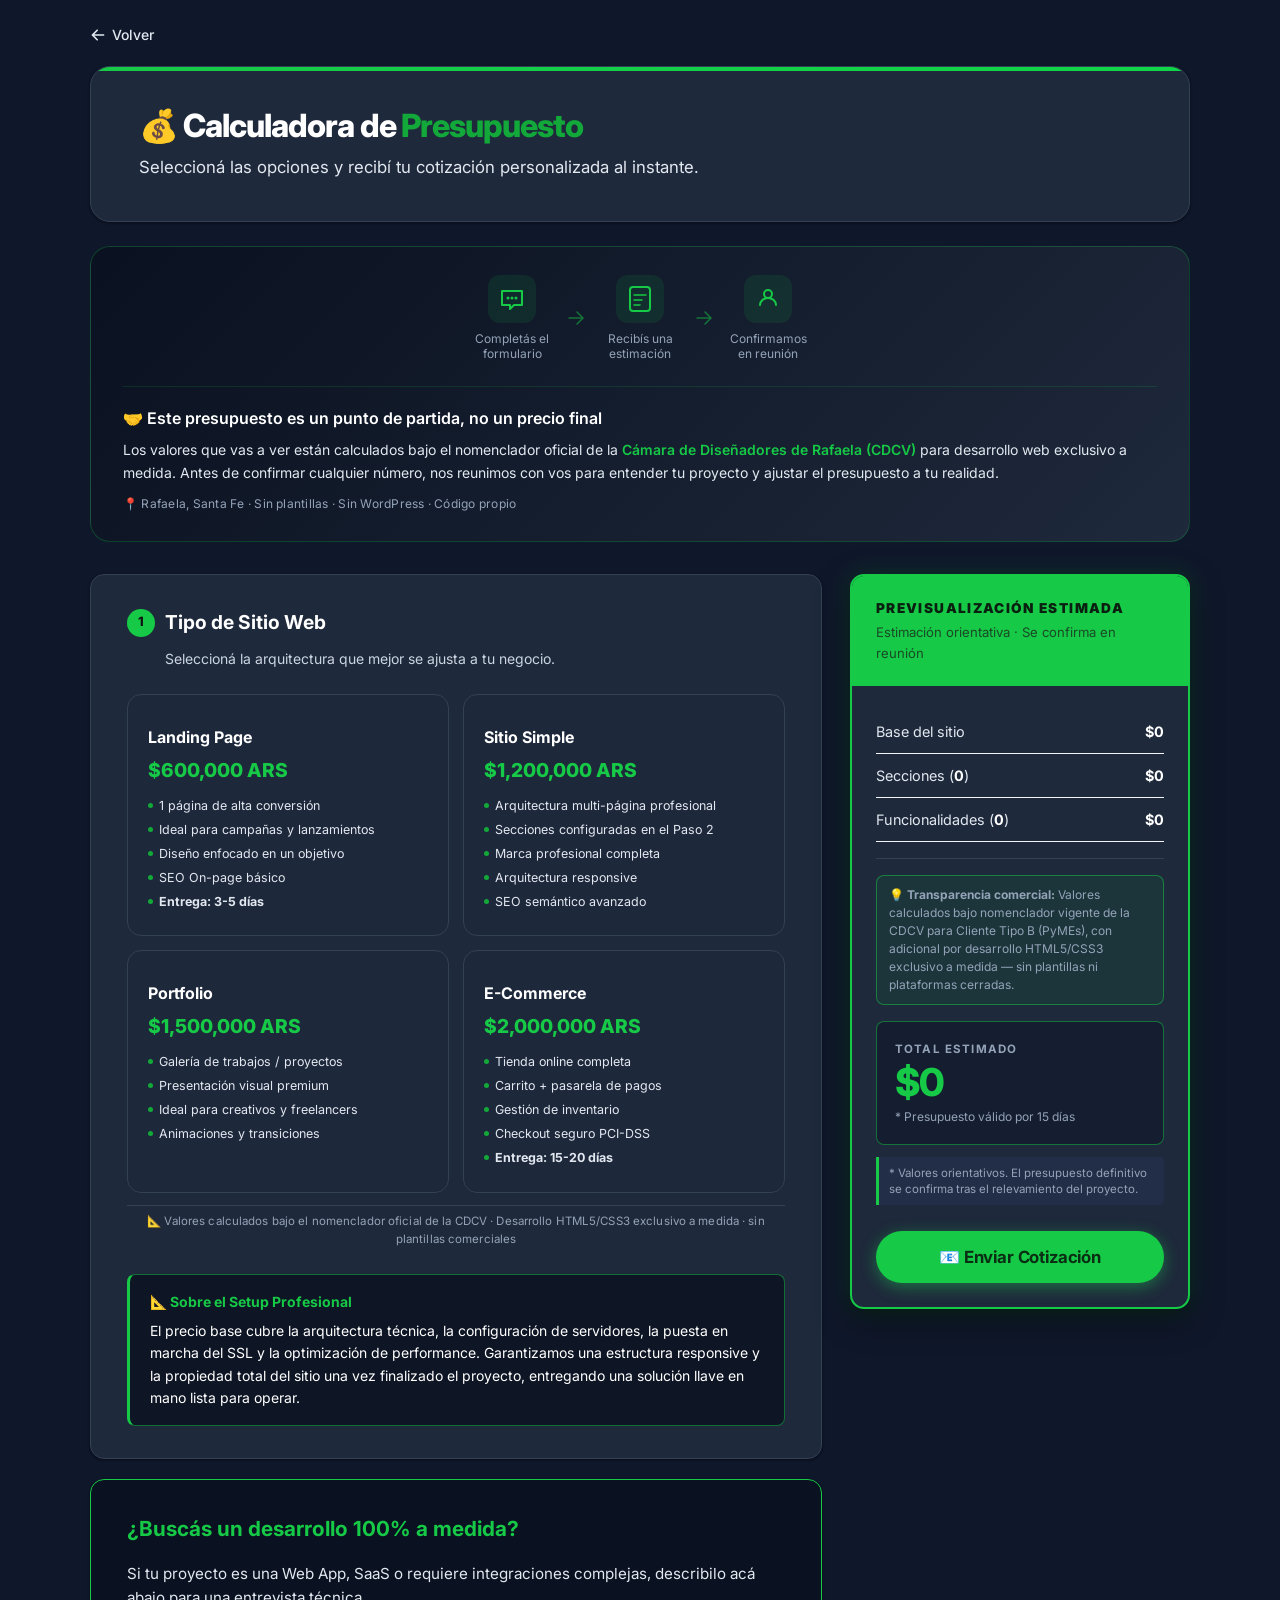
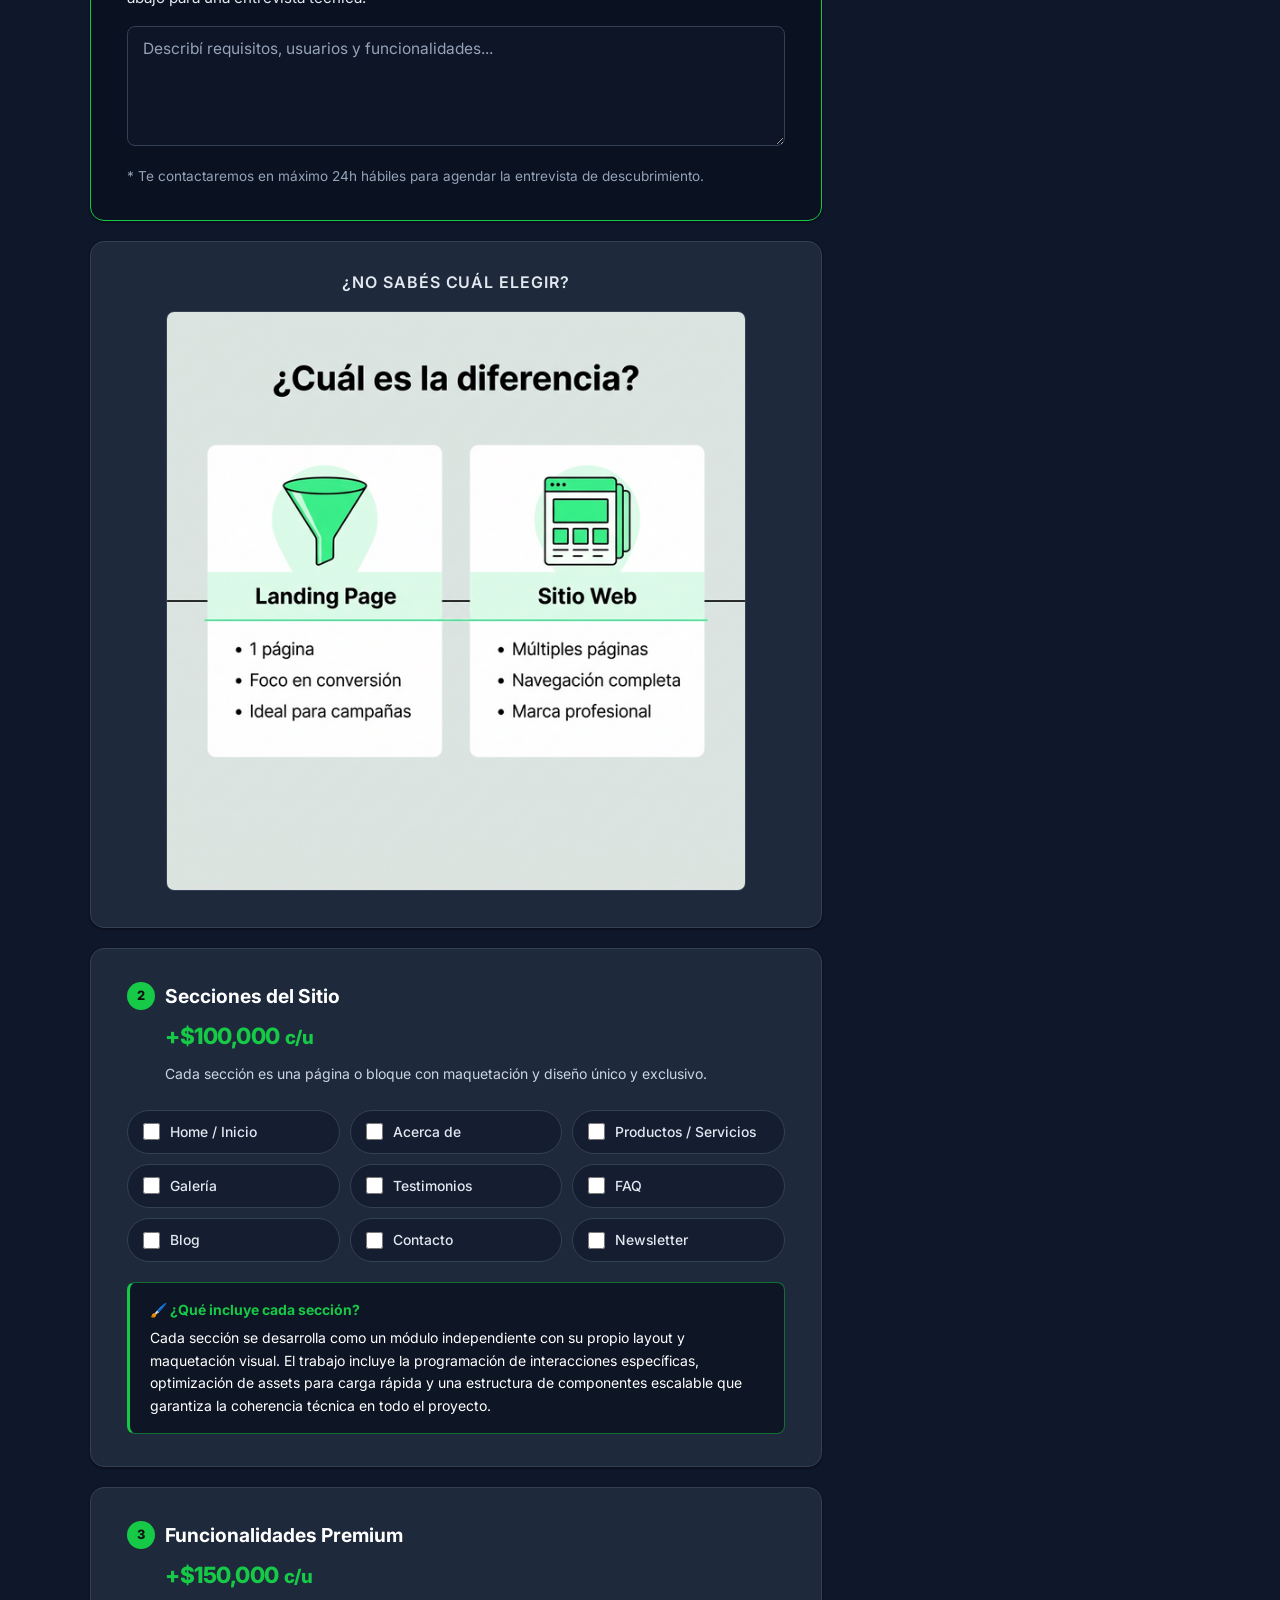
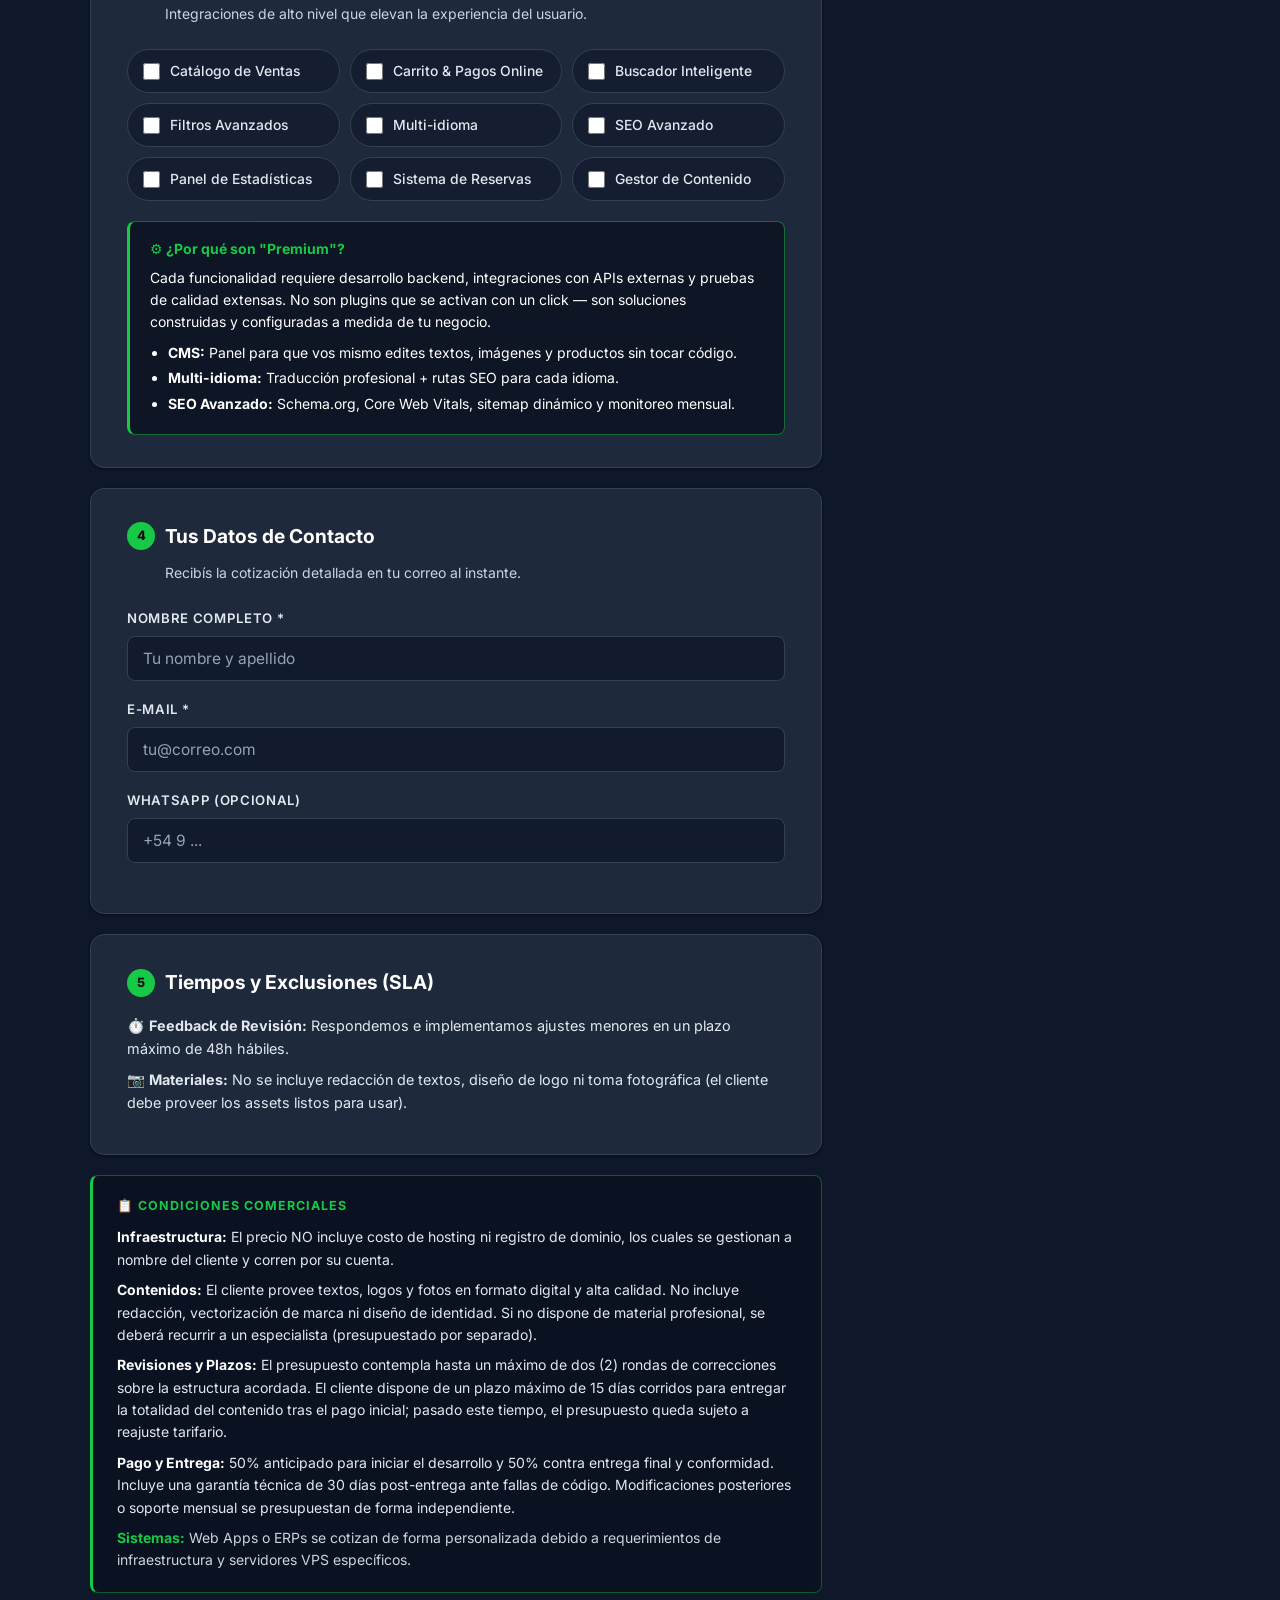
<file: presupuestador/index.html>
<!DOCTYPE html>
<html lang="es">

<head>
    <meta charset="UTF-8">
    <meta name="viewport" content="width=device-width, initial-scale=1.0">
    <title>Cotizador de Sitios Web en ARS | Precios Transparentes — ONGEVAG</title>
    <meta name="description" content="Calculá el costo de tu sitio web en Argentina. Presupuesto online instantáneo en pesos para landing pages, portfolios, tiendas online y web apps. Sin compromiso.">
    <meta name="robots" content="index, follow">
    <meta name="author" content="ONGEVAG">
    <meta name="geo.region" content="AR-S">
    <link rel="canonical" href="https://ongevag.com/presupuestador/">

    <!-- Open Graph -->
    <meta property="og:title" content="Cotizador de Sitios Web en ARS — ONGEVAG">
    <meta property="og:description" content="Calculá el precio de tu sitio web en segundos. Presupuesto online en pesos argentinos para PyMEs.">
    <meta property="og:type" content="website">
    <meta property="og:url" content="https://ongevag.com/presupuestador/">
    <meta property="og:locale" content="es_AR">

    <!-- Schema.org: WebApplication -->
    <script type="application/ld+json">
    {
      "@context": "https://schema.org",
      "@type": "WebApplication",
      "name": "Cotizador de Sitios Web — ONGEVAG",
      "description": "Herramienta de presupuestación online para sitios web en Argentina. Precios en ARS para landing pages, portfolios, tiendas online y web apps.",
      "url": "https://ongevag.com/presupuestador/",
      "applicationCategory": "BusinessApplication",
      "operatingSystem": "Web",
      "offers": {
        "@type": "AggregateOffer",
        "priceCurrency": "ARS",
        "offerCount": "4",
        "lowPrice": "600000",
        "highPrice": "2000000"
      },
      "provider": {
        "@type": "Organization",
        "name": "ONGEVAG",
        "url": "https://ongevag.com"
      },
      "areaServed": {
        "@type": "Country",
        "name": "Argentina"
      }
    }
    </script>

    <link rel="stylesheet" href="./css/style.css">
    <!-- Google Fonts: Inter -->
    <link
        href="https://fonts.googleapis.com/css2?family=Inter:ital,wght@0,300;0,400;0,500;0,600;0,700;0,800;1,400&display=swap"
        rel="stylesheet" />
</head>

<body>
    <div class="page-wrapper">
        <!-- BACK LINK -->
        <a href="../" class="back-link">
            <svg xmlns="http://www.w3.org/2000/svg" viewBox="0 0 20 20" fill="currentColor">
                <path fill-rule="evenodd"
                    d="M9.707 16.707a1 1 0 01-1.414 0l-6-6a1 1 0 010-1.414l6-6a1 1 0 011.414 1.414L5.414 9H17a1 1 0 110 2H5.414l4.293 4.293a1 1 0 010 1.414z"
                    clip-rule="evenodd" />
            </svg>
            Volver
        </a>

        <!-- PAGE HEADER -->
        <div class="page-header">
            <h1>💰 Calculadora de <span>Presupuesto</span></h1>
            <p>Seleccioná las opciones y recibí tu cotización personalizada al instante.</p>
        </div>

        <div class="presup-banner">
  <div class="presup-banner__ilustracion" aria-hidden="true">
    <!-- Paso 1: Consultá -->
    <div class="presup-banner__paso">
      <svg viewBox="0 0 48 48" fill="none" xmlns="http://www.w3.org/2000/svg">
        <rect width="48" height="48" rx="12" fill="rgba(22,201,70,0.1)"/>
        <path d="M14 16h20v14H26l-4 4v-4h-8V16z" stroke="#16c946" stroke-width="2" stroke-linejoin="round"/>
        <circle cx="20" cy="23" r="1.5" fill="#16c946"/>
        <circle cx="24" cy="23" r="1.5" fill="#16c946"/>
        <circle cx="28" cy="23" r="1.5" fill="#16c946"/>
      </svg>
      <span>Completás el formulario</span>
    </div>
    <!-- Flecha -->
    <svg class="presup-banner__flecha" viewBox="0 0 24 24" fill="none">
      <path d="M5 12h14M13 6l6 6-6 6" stroke="#16c946" stroke-width="1.5" stroke-linecap="round"/>
    </svg>
    <!-- Paso 2: Estimación -->
    <div class="presup-banner__paso">
      <svg viewBox="0 0 48 48" fill="none" xmlns="http://www.w3.org/2000/svg">
        <rect width="48" height="48" rx="12" fill="rgba(22,201,70,0.1)"/>
        <rect x="14" y="12" width="20" height="24" rx="3" stroke="#16c946" stroke-width="2"/>
        <path d="M18 20h12M18 25h8M18 30h6" stroke="#16c946" stroke-width="1.5" stroke-linecap="round"/>
      </svg>
      <span>Recibís una estimación</span>
    </div>
    <!-- Flecha -->
    <svg class="presup-banner__flecha" viewBox="0 0 24 24" fill="none">
      <path d="M5 12h14M13 6l6 6-6 6" stroke="#16c946" stroke-width="1.5" stroke-linecap="round"/>
    </svg>
    <!-- Paso 3: Reunión -->
    <div class="presup-banner__paso">
      <svg viewBox="0 0 48 48" fill="none" xmlns="http://www.w3.org/2000/svg">
        <rect width="48" height="48" rx="12" fill="rgba(22,201,70,0.1)"/>
        <path d="M16 30c0-4 3.6-7 8-7s8 3 8 7" stroke="#16c946" stroke-width="2" stroke-linecap="round"/>
        <circle cx="24" cy="19" r="4" stroke="#16c946" stroke-width="2"/>
      </svg>
      <span>Confirmamos en reunión</span>
    </div>
  </div>

  <div class="presup-banner__texto">
    <p class="presup-banner__titulo">
      🤝 Este presupuesto es un punto de partida, no un precio final
    </p>
    <p class="presup-banner__desc">
      Los valores que vas a ver están calculados bajo el nomenclador oficial de la
      <strong>Cámara de Diseñadores de Rafaela (CDCV)</strong> para desarrollo web
      exclusivo a medida. Antes de confirmar cualquier número, nos reunimos con vos
      para entender tu proyecto y ajustar el presupuesto a tu realidad.
    </p>
    <p class="presup-banner__cdcv">
      📍 Rafaela, Santa Fe · Sin plantillas · Sin WordPress · Código propio
    </p>
  </div>
</div>

        <div class="main-grid">
            <!-- ══ LEFT COLUMN ══ -->
            <div class="left-col">
                <form id="presupuesto-form">

                    <!-- ─── 1. TIPO DE SITIO ─── -->
                    <div class="card">
                        <div class="card-header">
                            <h2><span class="step-badge">1</span>Tipo de Sitio Web</h2>
                            <p class="subtitle">Seleccioná la arquitectura que mejor se ajusta a tu negocio.</p>
                        </div>

                        <!-- Hidden <select> keep JS working -->
                        <select id="tipo_sitio" name="tipo_sitio" required aria-hidden="true" tabindex="-1"
                            onchange="updatePresupuesto()">
                            <option value=""></option>
                            <option value="landing">Landing Page</option>
                            <option value="simple">Sitio Simple</option>
                            <option value="portfolio">Portfolio</option>
                            <option value="ecommerce">E-Commerce</option>
                        </select>

                        <!-- Visual Option Cards -->
                        <div class="option-cards-grid">

                            <div class="option-card" data-value="landing" onclick="selectOptionCard(this)">
                                <div class="option-card__check">
                                    <svg xmlns="http://www.w3.org/2000/svg" viewBox="0 0 20 20" fill="currentColor">
                                        <path fill-rule="evenodd"
                                            d="M16.707 5.293a1 1 0 00-1.414 0L8 12.586 4.707 9.293a1 1 0 00-1.414 1.414l4 4a1 1 0 001.414 0l8-8a1 1 0 000-1.414z"
                                            clip-rule="evenodd" />
                                    </svg>
                                </div>
                                <div class="option-card__icon"></div>
                                <div class="option-card__name">Landing Page</div>
                                <div class="option-card__price">$600,000 ARS</div>
                                <ul class="option-card__features">
                                    <li>1 página de alta conversión</li>
                                    <li>Ideal para campañas y lanzamientos</li>
                                    <li>Diseño enfocado en un objetivo</li>
                                    <li>SEO On-page básico</li>
                                    <li><strong>Entrega: 3-5 días</strong></li>
                                </ul>
                            </div>

                            <div class="option-card" data-value="simple" onclick="selectOptionCard(this)">
                                <div class="option-card__check">
                                    <svg xmlns="http://www.w3.org/2000/svg" viewBox="0 0 20 20" fill="currentColor">
                                        <path fill-rule="evenodd"
                                            d="M16.707 5.293a1 1 0 00-1.414 0L8 12.586 4.707 9.293a1 1 0 00-1.414 1.414l4 4a1 1 0 001.414 0l8-8a1 1 0 000-1.414z"
                                            clip-rule="evenodd" />
                                    </svg>
                                </div>
                                <div class="option-card__icon"></div>
                                <div class="option-card__name">Sitio Simple</div>
                                <div class="option-card__price">$1,200,000 ARS</div>
                                <ul class="option-card__features">
                                    <li>Arquitectura multi-página profesional</li>
                                    <li>Secciones configuradas en el Paso 2</li>
                                    <li>Marca profesional completa</li>
                                    <li>Arquitectura responsive</li>
                                    <li>SEO semántico avanzado</li>
                                </ul>
                            </div>

                            <div class="option-card" data-value="portfolio" onclick="selectOptionCard(this)">
                                <div class="option-card__check">
                                    <svg xmlns="http://www.w3.org/2000/svg" viewBox="0 0 20 20" fill="currentColor">
                                        <path fill-rule="evenodd"
                                            d="M16.707 5.293a1 1 0 00-1.414 0L8 12.586 4.707 9.293a1 1 0 00-1.414 1.414l4 4a1 1 0 001.414 0l8-8a1 1 0 000-1.414z"
                                            clip-rule="evenodd" />
                                    </svg>
                                </div>
                                <div class="option-card__icon"></div>
                                <div class="option-card__name">Portfolio</div>
                                <div class="option-card__price">$1,500,000 ARS</div>
                                <ul class="option-card__features">
                                    <li>Galería de trabajos / proyectos</li>
                                    <li>Presentación visual premium</li>
                                    <li>Ideal para creativos y freelancers</li>
                                    <li>Animaciones y transiciones</li>
                                </ul>
                            </div>

                            <div class="option-card" data-value="ecommerce" onclick="selectOptionCard(this)">
                                <div class="option-card__check">
                                    <svg xmlns="http://www.w3.org/2000/svg" viewBox="0 0 20 20" fill="currentColor">
                                        <path fill-rule="evenodd"
                                            d="M16.707 5.293a1 1 0 00-1.414 0L8 12.586 4.707 9.293a1 1 0 00-1.414 1.414l4 4a1 1 0 001.414 0l8-8a1 1 0 000-1.414z"
                                            clip-rule="evenodd" />
                                    </svg>
                                </div>
                                <div class="option-card__icon"></div>
                                <div class="option-card__name">E-Commerce</div>
                                <div class="option-card__price">$2,000,000 ARS</div>
                                <ul class="option-card__features">
                                    <li>Tienda online completa</li>
                                    <li>Carrito + pasarela de pagos</li>
                                    <li>Gestión de inventario</li>
                                    <li>Checkout seguro PCI-DSS</li>
                                    <li><strong>Entrega: 15-20 días</strong></li>
                                </ul>
                            </div>

                        </div>

                        <p class="cdcv-ref">📐 Valores calculados bajo el nomenclador oficial de la CDCV · Desarrollo HTML5/CSS3 exclusivo a medida · sin plantillas comerciales</p>

                        <div class="clarity-block">
                            <strong>📐 Sobre el Setup Profesional</strong>
                            El precio base cubre la arquitectura técnica, la configuración de servidores, la puesta en
                            marcha del SSL y la optimización de performance. Garantizamos una estructura responsive y la
                            propiedad total del sitio una vez finalizado el proyecto, entregando una solución llave en
                            mano lista para operar.
                        </div>
                    </div>

                    <!-- ─── BANNER CUSTOM PROJECT ─── -->
                    <div class="card" style="border-color: var(--accent); background: #0a1120;"
                        id="custom-project-card">
                        <div class="card-header" style="margin-bottom: 16px;">
                            <h2 style="color: var(--accent); font-size: 1.3rem;">¿Buscás un desarrollo 100% a medida?
                            </h2>
                        </div>
                        <p style="font-size: 0.95rem; color: #e2e8f0; margin-bottom: 16px;">
                            Si tu proyecto es una Web App, SaaS o requiere integraciones complejas, describilo acá abajo
                            para una entrevista técnica.
                        </p>
                        <div class="form-group" style="margin-bottom: 12px;">
                            <textarea id="custom-project-desc" name="custom_project_desc"
                                placeholder="Describí requisitos, usuarios y funcionalidades..."
                                style="min-height: 120px;" oninput="updatePresupuesto()" maxlength="1000"></textarea>
                        </div>
                        <p style="font-size: 0.85rem; color: var(--text-muted); margin-bottom: 0;">
                            * Te contactaremos en máximo 24h hábiles para agendar la entrevista de descubrimiento.
                        </p>
                    </div>

                    <!-- ─── DIAGRAMA ─── -->
                    <div class="diagram-block">
                        <h3>¿No sabés cuál elegir?</h3>
                        <img src="sitio-web-vs-landing.png" alt="Comparativa: Landing Page vs Sitio Web" loading="lazy">
                    </div>

                    <!-- ─── 2. SECCIONES ─── -->
                    <div class="card" id="step-2-card" style="transition: opacity 0.3s, filter 0.3s;">
                        <div class="card-header">
                            <h2><span class="step-badge">2</span>Secciones del Sitio</h2>
                            <span class="price-tag">+$100,000 <small>c/u</small></span>
                            <p class="subtitle">Cada sección es una página o bloque con maquetación y diseño único y
                                exclusivo.</p>
                        </div>

                        <div class="pill-grid">
                            <label class="pill-item checkbox-item"><input type="checkbox" name="sections" value="hero"
                                    onchange="updatePresupuesto()"><span>Home / Inicio</span></label>
                            <label class="pill-item checkbox-item"><input type="checkbox" name="sections" value="about"
                                    onchange="updatePresupuesto()"><span>Acerca de</span></label>
                            <label class="pill-item checkbox-item"><input type="checkbox" name="sections"
                                    value="products" onchange="updatePresupuesto()"><span>Productos /
                                    Servicios</span></label>
                            <label class="pill-item checkbox-item"><input type="checkbox" name="sections"
                                    value="gallery" onchange="updatePresupuesto()"><span>Galería</span></label>
                            <label class="pill-item checkbox-item"><input type="checkbox" name="sections"
                                    value="testimonials" onchange="updatePresupuesto()"><span>Testimonios</span></label>
                            <label class="pill-item checkbox-item"><input type="checkbox" name="sections" value="faq"
                                    onchange="updatePresupuesto()"><span>FAQ</span></label>
                            <label class="pill-item checkbox-item"><input type="checkbox" name="sections" value="blog"
                                    onchange="updatePresupuesto()"><span>Blog</span></label>
                            <label class="pill-item checkbox-item"><input type="checkbox" name="sections"
                                    value="contact" onchange="updatePresupuesto()"><span>Contacto</span></label>
                            <label class="pill-item checkbox-item"><input type="checkbox" name="sections"
                                    value="newsletter" onchange="updatePresupuesto()"><span>Newsletter</span></label>
                        </div>

                        <div class="clarity-block">
                            <strong>🖌️ ¿Qué incluye cada sección?</strong>
                            Cada sección se desarrolla como un módulo independiente con su propio layout y maquetación
                            visual. El trabajo incluye la programación de interacciones específicas, optimización de
                            assets para carga rápida y una estructura de componentes escalable que garantiza la
                            coherencia técnica en todo el proyecto.
                        </div>
                    </div>

                    <!-- ─── 3. FUNCIONALIDADES ─── -->
                    <div class="card" id="step-3-card" style="transition: opacity 0.3s, filter 0.3s;">
                        <div class="card-header">
                            <h2><span class="step-badge">3</span>Funcionalidades Premium</h2>
                            <span class="price-tag">+$150,000 <small>c/u</small></span>
                            <p class="subtitle">Integraciones de alto nivel que elevan la experiencia del usuario.</p>
                        </div>

                        <div class="pill-grid">
                            <label class="pill-item checkbox-item"><input type="checkbox" name="features"
                                    value="tiendanube" onchange="updatePresupuesto()"><span>Catálogo de
                                    Ventas</span></label>
                            <label class="pill-item checkbox-item"><input type="checkbox" name="features" value="cart"
                                    onchange="updatePresupuesto()"><span>Carrito & Pagos Online</span></label>
                            <label class="pill-item checkbox-item"><input type="checkbox" name="features" value="search"
                                    onchange="updatePresupuesto()"><span>Buscador Inteligente</span></label>
                            <label class="pill-item checkbox-item"><input type="checkbox" name="features"
                                    value="filters" onchange="updatePresupuesto()"><span>Filtros
                                    Avanzados</span></label>
                            <label class="pill-item checkbox-item"><input type="checkbox" name="features"
                                    value="multilingual"
                                    onchange="updatePresupuesto()"><span>Multi-idioma</span></label>
                            <label class="pill-item checkbox-item"><input type="checkbox" name="features" value="seo"
                                    onchange="updatePresupuesto()"><span>SEO Avanzado</span></label>
                            <label class="pill-item checkbox-item"><input type="checkbox" name="features"
                                    value="analytics" onchange="updatePresupuesto()"><span>Panel de
                                    Estadísticas</span></label>
                            <label class="pill-item checkbox-item"><input type="checkbox" name="features"
                                    value="booking" onchange="updatePresupuesto()"><span>Sistema de
                                    Reservas</span></label>
                            <label class="pill-item checkbox-item"><input type="checkbox" name="features" value="cms"
                                    onchange="updatePresupuesto()"><span>Gestor de Contenido</span></label>
                        </div>

                        <div class="clarity-block">
                            <strong>⚙️ ¿Por qué son "Premium"?</strong>
                            Cada funcionalidad requiere desarrollo backend, integraciones con APIs externas y pruebas de
                            calidad extensas. No son plugins que se activan con un click — son soluciones construidas y
                            configuradas a medida de tu negocio.
                            <ul>
                                <li><strong>CMS:</strong> Panel para que vos mismo edites textos, imágenes y productos
                                    sin tocar código.</li>
                                <li><strong>Multi-idioma:</strong> Traducción profesional + rutas SEO para cada idioma.
                                </li>
                                <li><strong>SEO Avanzado:</strong> Schema.org, Core Web Vitals, sitemap dinámico y
                                    monitoreo mensual.</li>
                            </ul>
                        </div>
                    </div>

                    <!-- FACTURACIÓN (hidden, JS compatibility) -->
                    <section style="display: none;">
                        <div>
                            <label>
                                <input type="checkbox" id="factura-iva" name="factura_iva"
                                    onchange="updatePresupuesto()">
                                ¿Necesitas factura con IVA?
                            </label>
                        </div>
                    </section>

                    <!-- ─── 4. CONTACTO ─── -->
                    <div class="card">
                        <div class="card-header">
                            <h2><span class="step-badge">4</span>Tus Datos de Contacto</h2>
                            <p class="subtitle">Recibís la cotización detallada en tu correo al instante.</p>
                        </div>

                        <div class="form-group">
                            <label for="nombre">Nombre Completo *</label>
                            <input type="text" id="nombre" name="nombre" placeholder="Tu nombre y apellido" required maxlength="100">
                        </div>

                        <div class="form-group">
                            <label for="email">E-mail *</label>
                            <input type="email" id="email" name="email" placeholder="tu@correo.com" required maxlength="150">
                        </div>

                        <div class="form-group">
                            <label for="telefono">WhatsApp (Opcional)</label>
                            <input type="tel" id="telefono" name="telefono" placeholder="+54 9 ...">
                        </div>
                    </div>

                    <!-- ─── 5. SLA & CONDICIONES ─── -->
                    <div class="card">
                        <div class="card-header" style="margin-bottom: 16px;">
                            <h2><span class="step-badge">5</span>Tiempos y Exclusiones (SLA)</h2>
                        </div>
                        <ul style="list-style: none; padding-left: 0; color: #e2e8f0; font-size: 0.9rem;">
                            <li style="margin-bottom: 8px;">⏱️ <strong>Feedback de Revisión:</strong> Respondemos e
                                implementamos ajustes menores en un plazo máximo de 48h hábiles.</li>
                            <li style="margin-bottom: 8px;">📷 <strong>Materiales:</strong> No se incluye redacción de
                                textos, diseño de logo ni toma fotográfica (el cliente debe proveer los assets listos
                                para usar).</li>
                        </ul>
                    </div>

                    <!-- CONDICIONES COMERCIALES -->
                   <div class="info-box">
    <div class="info-box__title">📋 Condiciones Comerciales</div>
    <p>
        <strong>Infraestructura:</strong> El precio NO incluye costo de hosting ni registro de dominio, los cuales se gestionan a nombre del cliente y corren por su cuenta.
    </p>
    <p>
        <strong>Contenidos:</strong> El cliente provee textos, logos y fotos en formato digital y alta calidad. No incluye redacción, vectorización de marca ni diseño de identidad. Si no dispone de material profesional, se deberá recurrir a un especialista (presupuestado por separado).
    </p>
    <p>
        <strong>Revisiones y Plazos:</strong> El presupuesto contempla hasta un máximo de dos (2) rondas de correcciones sobre la estructura acordada. El cliente dispone de un plazo máximo de 15 días corridos para entregar la totalidad del contenido tras el pago inicial; pasado este tiempo, el presupuesto queda sujeto a reajuste tarifario.
    </p>
    <p>
        <strong>Pago y Entrega:</strong> 50% anticipado para iniciar el desarrollo y 50% contra entrega final y conformidad. Incluye una garantía técnica de 30 días post-entrega ante fallas de código. Modificaciones posteriores o soporte mensual se presupuestan de forma independiente.
    </p>
    <p style="color: #cbd5e1;">
        <strong style="color: #16c946;">Sistemas:</strong> Web Apps o ERPs se cotizan de forma personalizada debido a requerimientos de infraestructura y servidores VPS específicos.
    </p>
</div>



                    <div id="loading-spinner">
                        <div class="spinner"></div>
                        <p>Procesando cotización...</p>
                    </div>

                    <input
                        type="text"
                        id="hp_website"
                        name="hp_website"
                        tabindex="-1"
                        autocomplete="off"
                        aria-hidden="true"
                        style="position:absolute;left:-9999px;width:1px;height:1px;overflow:hidden;"
                    >

                </form>
            </div><!-- /left-col -->

            <!-- ══ RIGHT COLUMN — STICKY SIDEBAR ══ -->
            <div class="right-col">
                <section class="presupuesto-card">
                    <div class="presupuesto-card__header">
                        <h3>Previsualización Estimada</h3>
                        <p>Estimación orientativa · Se confirma en reunión</p>
                    </div>

                    <div class="presupuesto-card__body">

                        <div class="p-row">
                            <span>Base del sitio</span>
                            <span class="value" id="precio-base">$0</span>
                        </div>

                        <div class="p-row">
                            <span>Secciones (<span id="count-sections">0</span>)</span>
                            <span class="value" id="precio-secciones">$0</span>
                        </div>

                        <div class="p-row">
                            <span>Funcionalidades (<span id="count-features">0</span>)</span>
                            <span class="value" id="precio-features">$0</span>
                        </div>

                        <div class="p-separator"></div>

                        <div class="transparencia-box">
                          💡 <strong>Transparencia comercial:</strong> Valores calculados bajo
                          nomenclador vigente de la CDCV para Cliente Tipo B (PyMEs), con adicional
                          por desarrollo HTML5/CSS3 exclusivo a medida — sin plantillas ni
                          plataformas cerradas.
                        </div>

                        <!-- Secondary rows: kept for JS but visually subdued -->
                        <div class="p-row secondary" style="display:none;">
                            <span>Subtotal</span>
                            <span class="value" id="subtotal">$0</span>
                        </div>

                        <div class="p-row secondary" id="iva-line" style="display:none;">
                            <span>IVA (21%)</span>
                            <strong id="impuesto">$0</strong>
                        </div>

                        <div class="p-total">
                            <div class="p-total__label">Total Estimado</div>
                            <div class="p-total__amount"><strong id="total">$0</strong></div>
                            <div class="p-total__note">* Presupuesto válido por 15 días</div>
                        </div>

                        <p class="presupuesto-disclaimer">* Valores orientativos. El presupuesto definitivo se confirma tras el relevamiento del proyecto.</p>

                        <!-- SUBMIT -->
                        <button type="button" id="submit-btn" onclick="submitForm()" class="btn-submit">
                            📧 Enviar Cotización
                        </button>

                    </div>
                </section>
            </div><!-- /right-col -->

        </div><!-- /main-grid -->
    </div><!-- /page-wrapper -->

    <!-- SCRIPTS CORE -->
    <script src="./js/domain/ConstraintEngine.js"></script>
    <script src="./js/application/UpdateWebsiteTypeUseCase.js"></script>
    <script src="./js/infrastructure/ui-renderer.js"></script>
    <script src="./js/main.js"></script>
    <script src="./js/calculator.js"></script>
    <script src="./js/form-handler.js"></script>
    <script src="./js/email-handler.js"></script>

    <script>
        /**
         * selectOptionCard(card)
         * ─────────────────────────────────────────────────────────
         * Se ejecuta al hacer clic en una Option Card visual
         * (Landing Page, Sitio Simple, Portfolio, E-Commerce).
         *
         * Responsabilidades:
         *  1. Quita la clase .selected de todas las tarjetas.
         *  2. Marca la tarjeta clickeada como .selected.
         *  3. Sincroniza el valor con el <select id="tipo_sitio">
         *     oculto que la lógica de JS (main.js / calculator.js)
         *     escucha para recalcular el presupuesto.
         *  4. Dispara un evento 'change' manual para que los
         *     listeners del select (updatePresupuesto) se activen.
         *
         * @param {HTMLElement} card - El elemento .option-card clickeado.
         */
        function selectOptionCard(card) {
            // Limpiar textarea custom si tiene contenido (modo exclusivo)
            const customDesc = document.getElementById('custom-project-desc');
            if (customDesc && customDesc.value.trim().length > 0) {
                customDesc.value = '';
                console.log('[OptionCard] Textarea custom limpiado (exclusividad de modos)');
            }

            // Quitar estado seleccionado de todas las tarjetas
            document.querySelectorAll('.option-card').forEach(c => c.classList.remove('selected'));

            // Marcar la tarjeta clickeada
            card.classList.add('selected');

            // Sincronizar con el <select> oculto que maneja el JS de cálculo
            const select = document.getElementById('tipo_sitio');
            select.value = card.dataset.value;

            // Disparar el evento change para que calculator.js recalcule
            select.dispatchEvent(new Event('change'));

            console.log('[OptionCard] Tipo de sitio seleccionado:', card.dataset.value);
        }

        /**
         * DOMContentLoaded — Inicialización de tarjetas
         * ─────────────────────────────────────────────────────────
         * Se ejecuta una vez que el DOM está completamente cargado.
         * Si el <select id="tipo_sitio"> ya tiene un valor pre-cargado
         * (por ejemplo, si el navegador restauró el estado del formulario),
         * encuentra la Option Card correspondiente y le aplica .selected
         * para mantener la UI sincronizada con el estado del formulario.
         */
        document.addEventListener('DOMContentLoaded', () => {
            const val = document.getElementById('tipo_sitio').value;
            if (val) {
                const card = document.querySelector(`.option-card[data-value="${val}"]`);
                if (card) card.classList.add('selected');
            }
        });
    </script>

</body>

</html>
</file>
<file: presupuestador/css/style.css>
/* ══════════════════════════════════════════
   RESET & VARIABLES
══════════════════════════════════════════ */
*,
*::before,
*::after {
    margin: 0;
    padding: 0;
    box-sizing: border-box;
}

:root {
    --bg-page: #0f172a;
    --bg-card: #1e293b;
    --bg-input: #0a1120;
    --accent: #16c946;
    --accent-dark: #12a83a;
    --accent-pale: rgba(22, 201, 70, 0.08);
    --accent-border: rgba(22, 201, 70, 0.5);
    --text-primary: #ffffff;
    --text-secondary: #e2e8f0;
    --text-muted: #94a3b8;
    --border: #334155;
    --border-focus: #16c946;
    --shadow-sm: 0 1px 3px rgba(0, 0, 0, 0.3), 0 1px 2px rgba(0, 0, 0, 0.2);
    --shadow-md: 0 4px 12px rgba(0, 0, 0, 0.4), 0 2px 4px rgba(0, 0, 0, 0.2);
    --shadow-lg: 0 10px 30px rgba(0, 0, 0, 0.5), 0 4px 8px rgba(0, 0, 0, 0.3);
    --radius-sm: 8px;
    --radius-md: 14px;
    --radius-lg: 20px;
    --transition: 0.2s ease;
}

/* ══════════════════════════════════════════
   BASE
══════════════════════════════════════════ */
html {
    scroll-behavior: smooth;
}

body {
    font-family: 'Inter', system-ui, sans-serif;
    background-color: var(--bg-page);
    color: var(--text-primary);
    line-height: 1.6;
    min-height: 100vh;
    -webkit-font-smoothing: antialiased;
}

/* ══════════════════════════════════════════
   LAYOUT — Two-column sticky
══════════════════════════════════════════ */
.page-wrapper {
    max-width: 1140px;
    margin: 0 auto;
    padding: 24px 20px 60px;
}

.main-grid {
    display: grid;
    grid-template-columns: 1fr 340px;
    gap: 28px;
    align-items: start;
}

.left-col {
    min-width: 0;
}

.right-col {
    position: sticky;
    top: 24px;
}

/* ══════════════════════════════════════════
   BACK LINK
══════════════════════════════════════════ */
.back-link {
    display: inline-flex;
    align-items: center;
    gap: 6px;
    text-decoration: none;
    color: var(--text-secondary);
    font-size: 0.875rem;
    font-weight: 500;
    margin-bottom: 20px;
    transition: color var(--transition);
}

.back-link:hover {
    color: var(--text-primary);
}

.back-link svg {
    width: 16px;
    height: 16px;
}

/* ══════════════════════════════════════════
   PAGE HEADER
══════════════════════════════════════════ */
.page-header {
    background: var(--bg-card);
    border-radius: var(--radius-lg);
    padding: 40px 48px;
    margin-bottom: 24px;
    box-shadow: var(--shadow-sm);
    border: 1px solid var(--border);
    position: relative;
    overflow: hidden;
}

.page-header::before {
    content: '';
    position: absolute;
    top: 0;
    left: 0;
    right: 0;
    height: 4px;
    background: linear-gradient(90deg, var(--accent) 0%, #0fd648 100%);
}

.page-header h1 {
    font-size: 2rem;
    font-weight: 800;
    color: var(--text-primary);
    letter-spacing: -0.03em;
    line-height: 1.2;
}

.page-header h1 span {
    color: var(--accent-dark);
}

.page-header p {
    color: var(--text-secondary);
    font-size: 1.05rem;
    margin-top: 8px;
}

/* ══════════════════════════════════════════
   CARDS (sections)
══════════════════════════════════════════ */
.card {
    background: var(--bg-card);
    border-radius: var(--radius-md);
    padding: 32px 36px;
    margin-bottom: 20px;
    box-shadow: var(--shadow-sm);
    border: 1px solid var(--border);
}

.card-header {
    margin-bottom: 24px;
}

.card-header .step-badge {
    display: inline-flex;
    align-items: center;
    justify-content: center;
    width: 28px;
    height: 28px;
    background: var(--accent);
    color: #111;
    font-size: 0.8rem;
    font-weight: 800;
    border-radius: 50%;
    margin-right: 10px;
    flex-shrink: 0;
}

.card-header h2 {
    font-size: 1.2rem;
    font-weight: 700;
    color: #ffffff;
    display: flex;
    align-items: center;
    flex-wrap: wrap;
    gap: 0;
}

.card-header .subtitle {
    color: #cbd5e1;
    font-size: 0.875rem;
    margin-top: 10px;
    padding-left: 38px;
    font-style: normal;
}

/* Precio separado del h2 */
.price-tag {
    display: block;
    padding-left: 38px;
    margin-top: 6px;
    margin-bottom: 2px;
    font-size: 1.4rem;
    font-weight: 800;
    color: var(--accent);
    letter-spacing: -0.02em;
}

/* ══════════════════════════════════════════
   CLARITY BLOCK (info boxes)
══════════════════════════════════════════ */
.clarity-block {
    background: rgba(10, 17, 32, 0.8);
    border: 1px solid var(--accent-border);
    border-left: 3px solid var(--accent);
    border-radius: var(--radius-sm);
    padding: 16px 20px;
    margin-top: 20px;
    font-size: 0.875rem;
    color: #ffffff;
}

.clarity-block strong {
    color: var(--accent);
    display: block;
    margin-bottom: 6px;
    font-weight: 700;
}

.clarity-block ul {
    margin-top: 8px;
    padding-left: 18px;
}

.clarity-block ul li {
    margin-bottom: 3px;
    color: #ffffff;
}

.clarity-block ul li strong {
    color: #ffffff;
    display: inline;
}

/* ══════════════════════════════════════════
   OPTION CARDS — Tipo de sitio
══════════════════════════════════════════ */

/* Hidden <select> still exists for JS compatibility */
#tipo_sitio {
    display: none;
}

.option-cards-grid {
    display: grid;
    grid-template-columns: repeat(2, 1fr);
    gap: 14px;
}

.option-card {
    position: relative;
    border: 1.5px solid var(--border);
    border-radius: var(--radius-md);
    padding: 20px;
    cursor: pointer;
    transition: border-color var(--transition), box-shadow var(--transition), background var(--transition);
    background: rgba(30, 41, 59, 0.8);
    user-select: none;
}

.option-card:hover {
    border-color: var(--accent-dark);
    box-shadow: var(--shadow-md);
}

.option-card.selected {
    border-color: var(--accent);
    background: var(--accent-pale);
    box-shadow: 0 0 0 4px rgba(27, 250, 87, 0.1);
}

.option-card.selected .option-card__check {
    opacity: 1;
    transform: scale(1);
}

.option-card__check {
    position: absolute;
    top: 12px;
    right: 12px;
    width: 22px;
    height: 22px;
    background: var(--accent);
    border-radius: 50%;
    display: flex;
    align-items: center;
    justify-content: center;
    opacity: 0;
    transform: scale(0.6);
    transition: opacity var(--transition), transform var(--transition);
}

.option-card__check svg {
    width: 13px;
    height: 13px;
    color: #111;
}

.option-card__icon {
    font-size: 2rem;
    margin-bottom: 10px;
    line-height: 1;
}

.option-card__name {
    font-size: 1rem;
    font-weight: 700;
    color: #ffffff;
    margin-bottom: 4px;
}

.option-card__price {
    font-size: 1.2rem;
    font-weight: 800;
    color: var(--accent);
    margin-bottom: 10px;
}

.option-card__features {
    list-style: none;
    padding: 0;
}

.option-card__features li {
    font-size: 0.78rem;
    color: #e2e8f0;
    display: flex;
    align-items: center;
    gap: 6px;
    margin-bottom: 4px;
}

.option-card__features li::before {
    content: '';
    display: inline-block;
    width: 5px;
    height: 5px;
    background: var(--accent-dark);
    border-radius: 50%;
    flex-shrink: 0;
}

/* ══════════════════════════════════════════
   DIAGRAM IMAGE
══════════════════════════════════════════ */
.diagram-block {
    background: var(--bg-card);
    border-radius: var(--radius-md);
    padding: 28px 36px;
    margin-bottom: 20px;
    box-shadow: var(--shadow-sm);
    border: 1px solid var(--border);
    text-align: center;
}

.diagram-block h3 {
    font-size: 1rem;
    font-weight: 600;
    color: var(--text-secondary);
    text-transform: uppercase;
    letter-spacing: 0.06em;
    margin-bottom: 16px;
}

.diagram-block img {
    width: 100%;
    max-width: 580px;
    border-radius: var(--radius-sm);
    border: 1px solid var(--border);
}

/* ══════════════════════════════════════════
   PILL CHECKBOXES
══════════════════════════════════════════ */
.pill-grid {
    display: grid;
    grid-template-columns: repeat(3, 1fr);
    gap: 10px;
}

.pill-item {
    display: flex;
    align-items: center;
    gap: 10px;
    padding: 12px 15px;
    border: 1.5px solid var(--border);
    border-radius: 50px;
    cursor: pointer;
    transition: border-color var(--transition), background var(--transition), box-shadow var(--transition);
    background: rgba(15, 23, 42, 0.6);
    user-select: none;
}

.pill-item:hover {
    border-color: var(--accent-dark);
}

.pill-item input[type="checkbox"] {
    width: 17px;
    height: 17px;
    accent-color: var(--accent-dark);
    cursor: pointer;
    flex-shrink: 0;
}

.pill-item span {
    font-size: 0.87rem;
    font-weight: 500;
    color: #e2e8f0;
    line-height: 1.3;
}

/* Checked state — fluor fill, dark text for contrast */
.pill-item:has(input:checked) {
    background: var(--accent);
    border-color: var(--accent-dark);
    box-shadow: 0 2px 8px rgba(27, 250, 87, 0.35);
}

.pill-item:has(input:checked) span {
    color: #0f172a;
    font-weight: 700;
}

/* ══════════════════════════════════════════
   CONTACT FORM
══════════════════════════════════════════ */
.form-group {
    margin-bottom: 18px;
}

.form-group label {
    display: block;
    font-size: 0.825rem;
    font-weight: 600;
    color: var(--text-secondary);
    text-transform: uppercase;
    letter-spacing: 0.05em;
    margin-bottom: 7px;
}

.form-group input,
.form-group textarea {
    width: 100%;
    padding: 12px 15px;
    border: 1.5px solid var(--border);
    border-radius: var(--radius-sm);
    font-size: 0.97rem;
    font-family: inherit;
    background: rgba(15, 23, 42, 0.8);
    color: var(--text-primary);
    transition: border-color var(--transition), box-shadow var(--transition);
}

.form-group input::placeholder,
.form-group textarea::placeholder {
    color: var(--text-muted);
}

.form-group input:focus,
.form-group textarea:focus {
    outline: none;
    border-color: var(--border-focus);
    box-shadow: 0 0 0 3px rgba(27, 250, 87, 0.15);
}

/* ══════════════════════════════════════════
   INFO BOX — Condiciones comerciales
══════════════════════════════════════════ */
.info-box {
    background: rgba(10, 17, 32, 0.85);
    border: 1px solid rgba(22, 201, 70, 0.4);
    border-left: 3px solid var(--accent);
    border-radius: var(--radius-sm);
    padding: 20px 24px;
    margin-bottom: 24px;
}

.info-box__title {
    font-size: 0.78rem;
    font-weight: 700;
    text-transform: uppercase;
    letter-spacing: 0.08em;
    color: var(--accent);
    margin-bottom: 10px;
}

.info-box p {
    font-size: 0.875rem;
    color: #e2e8f0;
    line-height: 1.6;
    margin-bottom: 8px;
}

.info-box p:last-child {
    margin-bottom: 0;
}

.info-box strong {
    color: #ffffff;
}

/* ══════════════════════════════════════════
   SUBMIT BUTTON
══════════════════════════════════════════ */
.btn-submit {
    background: var(--accent);
    color: #0a2e14;
    border: none;
    padding: 16px 44px;
    margin: 18px 0 0 0;
    width: 100%;
    justify-content: center;
    font-size: 1.05rem;
    font-weight: 700;
    border-radius: 50px;
    cursor: pointer;
    transition: background var(--transition), transform var(--transition), box-shadow var(--transition);
    display: inline-flex;
    align-items: center;
    gap: 10px;
    font-family: inherit;
    box-shadow: 0 4px 16px rgba(27, 250, 87, 0.35);
    letter-spacing: -0.01em;
}

.btn-submit:hover {
    background: var(--accent-dark);
    transform: translateY(-2px);
    box-shadow: 0 8px 24px rgba(27, 250, 87, 0.45);
}

.btn-submit:disabled {
    opacity: 0.55;
    cursor: not-allowed;
    transform: none;
}

/* ══════════════════════════════════════════
   SPINNER
══════════════════════════════════════════ */
.spinner {
    border: 3px solid rgba(0, 0, 0, 0.08);
    border-top: 3px solid var(--accent-dark);
    border-radius: 50%;
    width: 34px;
    height: 34px;
    animation: spin 0.75s linear infinite;
    margin: 18px auto;
}

@keyframes spin {
    to {
        transform: rotate(360deg);
    }
}

#loading-spinner {
    text-align: center;
    margin-top: 16px;
    display: none;
}

#loading-spinner p {
    color: var(--accent-dark);
    font-weight: 600;
    font-size: 0.9rem;
    margin-top: 8px;
}

/* ══════════════════════════════════════════
   STICKY BUDGET SIDEBAR
══════════════════════════════════════════ */
.presupuesto-card {
    background: var(--bg-card);
    border-radius: var(--radius-md);
    border: 2px solid var(--accent);
    box-shadow: 0 0 24px rgba(27, 250, 87, 0.15), var(--shadow-lg);
    overflow: hidden;
}

.presupuesto-card__header {
    background: var(--accent);
    padding: 22px 24px;
}

.presupuesto-card__header h3 {
    font-size: 0.85rem;
    font-weight: 900;
    text-transform: uppercase;
    letter-spacing: 0.1em;
    color: #0a1f10;
    margin-bottom: 2px;
}

.presupuesto-card__header p {
    font-size: 0.82rem;
    color: #1a4a27;
}

.presupuesto-card__body {
    padding: 24px;
}

.p-row {
    display: flex;
    justify-content: space-between;
    align-items: center;
    padding: 10px 0;
    border-bottom: 1px solid #f3f4f6;
    font-size: 0.9rem;
}

.p-row:last-child {
    border-bottom: none;
}

.p-row span:first-child {
    color: var(--text-secondary);
}

.p-row .value,
.p-row span:last-child {
    font-weight: 700;
    color: #ffffff;
}

.p-separator {
    height: 1px;
    background: var(--border);
    margin: 16px 0;
}

/* IVA / subtotal rows — secondary */
.p-row.secondary {
    opacity: 0.65;
    font-size: 0.82rem;
}

/* Total */
.p-total {
    margin-top: 16px;
    padding: 18px;
    background: rgba(15, 23, 42, 0.6);
    border-radius: var(--radius-sm);
    border: 1.5px solid var(--accent-border);
}

.p-total__label {
    font-size: 0.72rem;
    font-weight: 700;
    text-transform: uppercase;
    letter-spacing: 0.1em;
    color: var(--text-muted);
    margin-bottom: 4px;
}

.p-total__amount {
    font-size: 2.4rem;
    font-weight: 800;
    color: var(--accent);
    letter-spacing: -0.04em;
    line-height: 1;
}

.p-total__amount #total {
    font-size: inherit;
    font-weight: inherit;
    color: inherit;
}

.p-total__note {
    font-size: 0.75rem;
    color: var(--text-muted);
    margin-top: 6px;
}

.presupuesto-disclaimer {
    font-size: 0.72rem;
    color: var(--text-muted);
    line-height: 1.4;
    margin: 12px 0 8px;
    padding: 8px 10px;
    border-left: 3px solid var(--accent, #6c63ff);
    background: rgba(108,99,255,0.06);
    border-radius: 0 4px 4px 0;
}

/* ══════════════════════════════════════════
   RESPONSIVE
══════════════════════════════════════════ */
@media (max-width: 900px) {
    .main-grid {
        grid-template-columns: 1fr;
    }

    .right-col {
        position: static;
    }
}

@media (max-width: 640px) {
    .option-cards-grid {
        grid-template-columns: 1fr;
    }

    .pill-grid {
        grid-template-columns: repeat(2, 1fr);
    }

    .page-header {
        padding: 28px 24px;
    }

    .card {
        padding: 24px 20px;
    }
}

@media (max-width: 400px) {
    .pill-grid {
        grid-template-columns: 1fr;
    }
}

.input-error {
    border-color: #ef4444 !important;
    box-shadow: 0 0 0 2px rgba(239, 68, 68, 0.2) !important;
}

.field-error {
    display: block;
    color: #ef4444;
    font-size: 0.78rem;
    margin-top: 4px;
    font-weight: 500;
}

.transparencia-box {
  font-size: 0.75rem;
  color: var(--text-muted);
  background: var(--accent-pale);
  border: 1px solid var(--accent-border);
  border-radius: var(--radius-sm);
  padding: 10px 12px;
  margin: 12px 0;
  line-height: 1.5;
}

.cdcv-ref {
  font-size: 0.72rem;
  color: var(--text-muted);
  text-align: center;
  margin-top: 12px;
  padding: 6px 0;
  border-top: 1px solid var(--border);
  letter-spacing: 0.01em;
}

/* ══ BANNER CONTEXTO PRESUPUESTO ══ */
.presup-banner {
  background: linear-gradient(135deg, #0a1120 0%, #1e293b 100%);
  border: 1px solid rgba(22, 201, 70, 0.25);
  border-radius: var(--radius-lg);
  padding: 28px 32px;
  margin-bottom: 32px;
  display: flex;
  flex-direction: column;
  gap: 24px;
}

.presup-banner__ilustracion {
  display: flex;
  align-items: center;
  justify-content: center;
  gap: 12px;
  flex-wrap: wrap;
}

.presup-banner__paso {
  display: flex;
  flex-direction: column;
  align-items: center;
  gap: 8px;
  flex: 0 0 auto;
}

.presup-banner__paso svg {
  width: 48px;
  height: 48px;
}

.presup-banner__paso span {
  font-size: 0.75rem;
  color: var(--text-muted);
  text-align: center;
  max-width: 80px;
  line-height: 1.3;
}

.presup-banner__flecha {
  width: 24px;
  height: 24px;
  opacity: 0.5;
  flex-shrink: 0;
}

.presup-banner__texto {
  display: flex;
  flex-direction: column;
  gap: 10px;
  border-top: 1px solid rgba(22, 201, 70, 0.15);
  padding-top: 20px;
}

.presup-banner__titulo {
  font-size: 1rem;
  font-weight: 600;
  color: var(--text-primary);
  line-height: 1.4;
}

.presup-banner__desc {
  font-size: 0.875rem;
  color: var(--text-secondary);
  line-height: 1.6;
}

.presup-banner__desc strong {
  color: var(--accent);
  font-weight: 600;
}

.presup-banner__cdcv {
  font-size: 0.75rem;
  color: var(--text-muted);
  letter-spacing: 0.02em;
}

@media (max-width: 600px) {
  .presup-banner {
    padding: 20px 16px;
  }
  .presup-banner__flecha {
    display: none;
  }
  .presup-banner__paso span {
    max-width: 70px;
    font-size: 0.7rem;
  }
}
</file>
